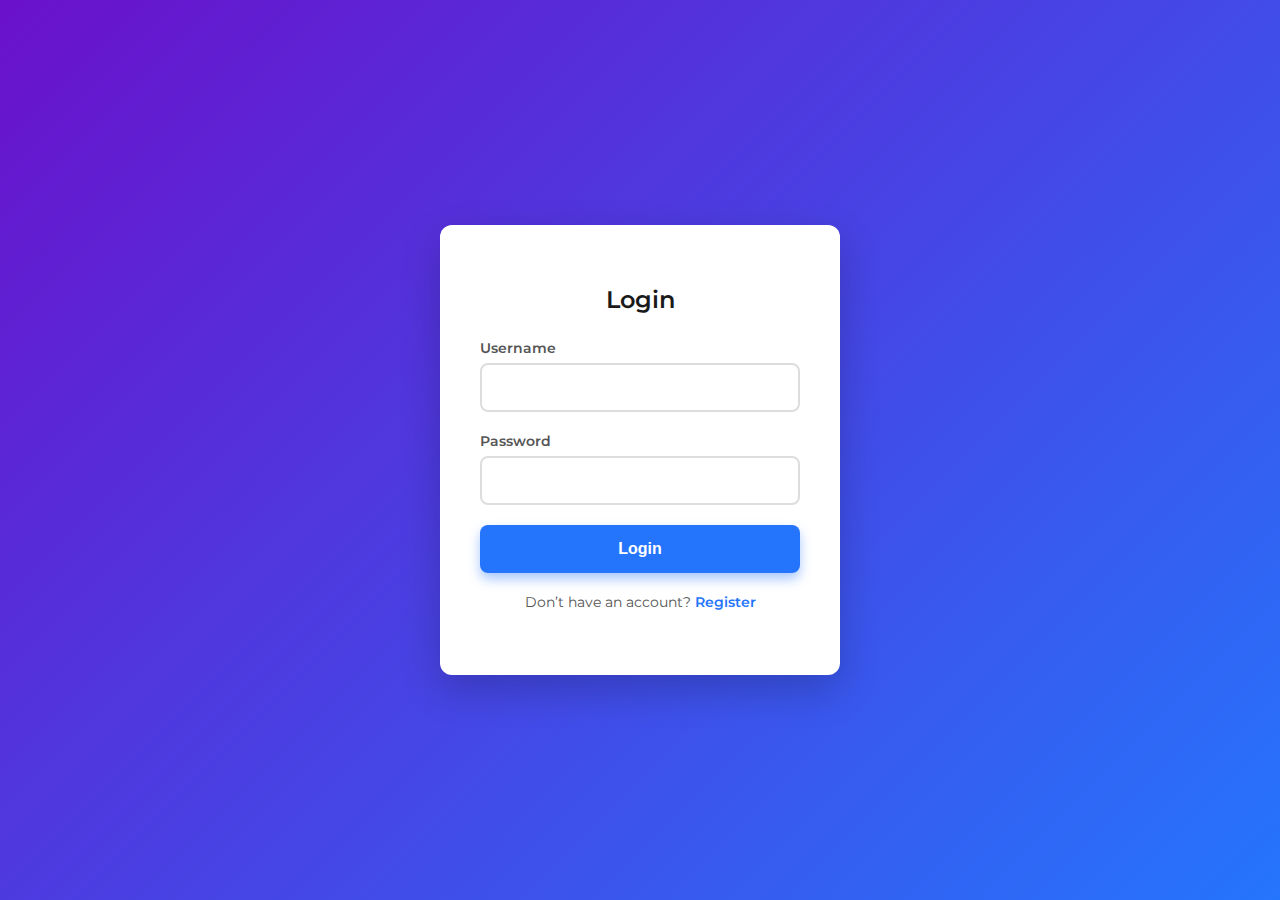
<file: ITE1-Final_Project/Php/ClinicAppointmentSystem/login.html>
<!DOCTYPE html>
<html lang="en">
<head>
<meta charset="UTF-8" />
<meta name="viewport" content="width=device-width, initial-scale=1" />
<title>User Login & Register</title>
<style>
  @import url('https://fonts.googleapis.com/css2?family=Montserrat:wght@400;600&display=swap');

  * { box-sizing: border-box; }

  body {
    margin: 0;
    font-family: 'Montserrat', sans-serif;
    background: linear-gradient(135deg, #6a11cb 0%, #2575fc 100%);
    height: 100vh;
    display: flex;
    justify-content: center;
    align-items: center;
  }

  .container {
    background: #fff;
    width: 400px;
    padding: 40px 40px 50px;
    border-radius: 12px;
    box-shadow: 0 15px 40px rgba(0, 0, 0, 0.2);
    text-align: center;
    animation: fadeInUp 0.7s ease forwards;
  }

  @keyframes fadeInUp {
    from { opacity: 0; transform: translateY(30px); }
    to { opacity: 1; transform: translateY(0); }
  }

  h2 {
    margin-bottom: 25px;
    font-weight: 600;
    color: #1a1a1a;
  }

  .input-group {
    margin-bottom: 20px;
    text-align: left;
  }

  .input-group label {
    display: block;
    margin-bottom: 6px;
    font-weight: 600;
    color: #555;
    font-size: 14px;
  }

  .input-group input {
    width: 100%;
    padding: 14px 16px;
    font-size: 15px;
    border: 2px solid #ddd;
    border-radius: 8px;
    outline: none;
    transition: border-color 0.3s, box-shadow 0.3s;
  }

  .input-group input:focus {
    border-color: #2575fc;
    box-shadow: 0 0 8px rgba(37, 117, 252, 0.5);
  }

  .btn {
    width: 100%;
    background: #2575fc;
    border: none;
    color: white;
    font-weight: 700;
    font-size: 16px;
    padding: 15px 0;
    border-radius: 8px;
    cursor: pointer;
    transition: background-color 0.3s ease, box-shadow 0.3s ease;
    box-shadow: 0 6px 12px rgba(37, 117, 252, 0.4);
  }

  .btn:hover { background: #1b56d9; }

  .toggle-text {
    margin-top: 20px;
    font-size: 14px;
    color: #555;
  }

  .toggle-text a {
    color: #2575fc;
    font-weight: 600;
    cursor: pointer;
    text-decoration: none;
  }

  .toggle-text a:hover { text-decoration: underline; }

  .hidden { display: none; }

  .error {
    background: #ffbaba;
    color: #d8000c;
    padding: 10px;
    margin-bottom: 15px;
    border-radius: 6px;
    font-size: 14px;
  }

  @media (max-width: 420px) {
    .container { width: 90%; padding: 30px 25px 40px; }
  }
</style>
</head>
<body>

<div class="container">
  <form id="loginForm">
    <h2>Login</h2>
    <div id="loginError" class="error hidden"></div>

    <div class="input-group">
      <label for="login-username">Username</label>
      <input type="text" id="login-username" name="username" required />
    </div>
    <div class="input-group">
      <label for="login-password">Password</label>
      <input type="password" id="login-password" name="password" required />
    </div>
    <button type="submit" class="btn">Login</button>
    <p class="toggle-text">Don’t have an account? <a onclick="toggleForm()">Register</a></p>
  </form>


  <form id="registerForm" class="hidden">
    <h2>Create Account</h2>
    <div id="registerError" class="error hidden"></div>

    <div class="input-group">
      <label for="reg-username">Username</label>
      <input type="text" id="reg-username" name="username" required />
    </div>
    <div class="input-group">
      <label for="reg-email">Email</label>
      <input type="email" id="reg-email" name="email" required />
    </div>
    <div class="input-group">
      <label for="reg-password">Password</label>
      <input type="password" id="reg-password" name="password" required />
    </div>
    <button type="submit" class="btn">Register</button>
    <p class="toggle-text">Already have an account? <a onclick="toggleForm()">Login</a></p>
  </form>
</div>

<script>
  function toggleForm() {
    document.getElementById("loginForm").classList.toggle("hidden");
    document.getElementById("registerForm").classList.toggle("hidden");
  }

  document.getElementById("registerForm").addEventListener("submit", function(e) {
    e.preventDefault();

    const username = document.getElementById("reg-username").value.trim();
    const email = document.getElementById("reg-email").value.trim();
    const password = document.getElementById("reg-password").value;

    let users = JSON.parse(localStorage.getItem("users")) || [];

    if (users.find(u => u.username === username)) {
      showError("registerError", "⚠ Username already exists.");
      return;
    }

    users.push({ username, email, password });
    localStorage.setItem("users", JSON.stringify(users));

    alert("✅ Registration successful! You can now log in.");
    toggleForm();
  });

  document.getElementById("loginForm").addEventListener("submit", function(e) {
    e.preventDefault();

    const username = document.getElementById("login-username").value.trim();
    const password = document.getElementById("login-password").value;

    const users = JSON.parse(localStorage.getItem("users")) || [];
    const user = users.find(u => u.username === username && u.password === password);

    if (!user) {
      showError("loginError", "❌ Invalid username or password.");
      return;
    }

    localStorage.setItem("loggedInUser", JSON.stringify(user));

    window.location.href = "userdashboard.html";
  });

  function showError(id, message) {
    const errorDiv = document.getElementById(id);
    errorDiv.textContent = message;
    errorDiv.classList.remove("hidden");
    setTimeout(() => errorDiv.classList.add("hidden"), 3000);
  }
</script>

</body>
</html>
</file>
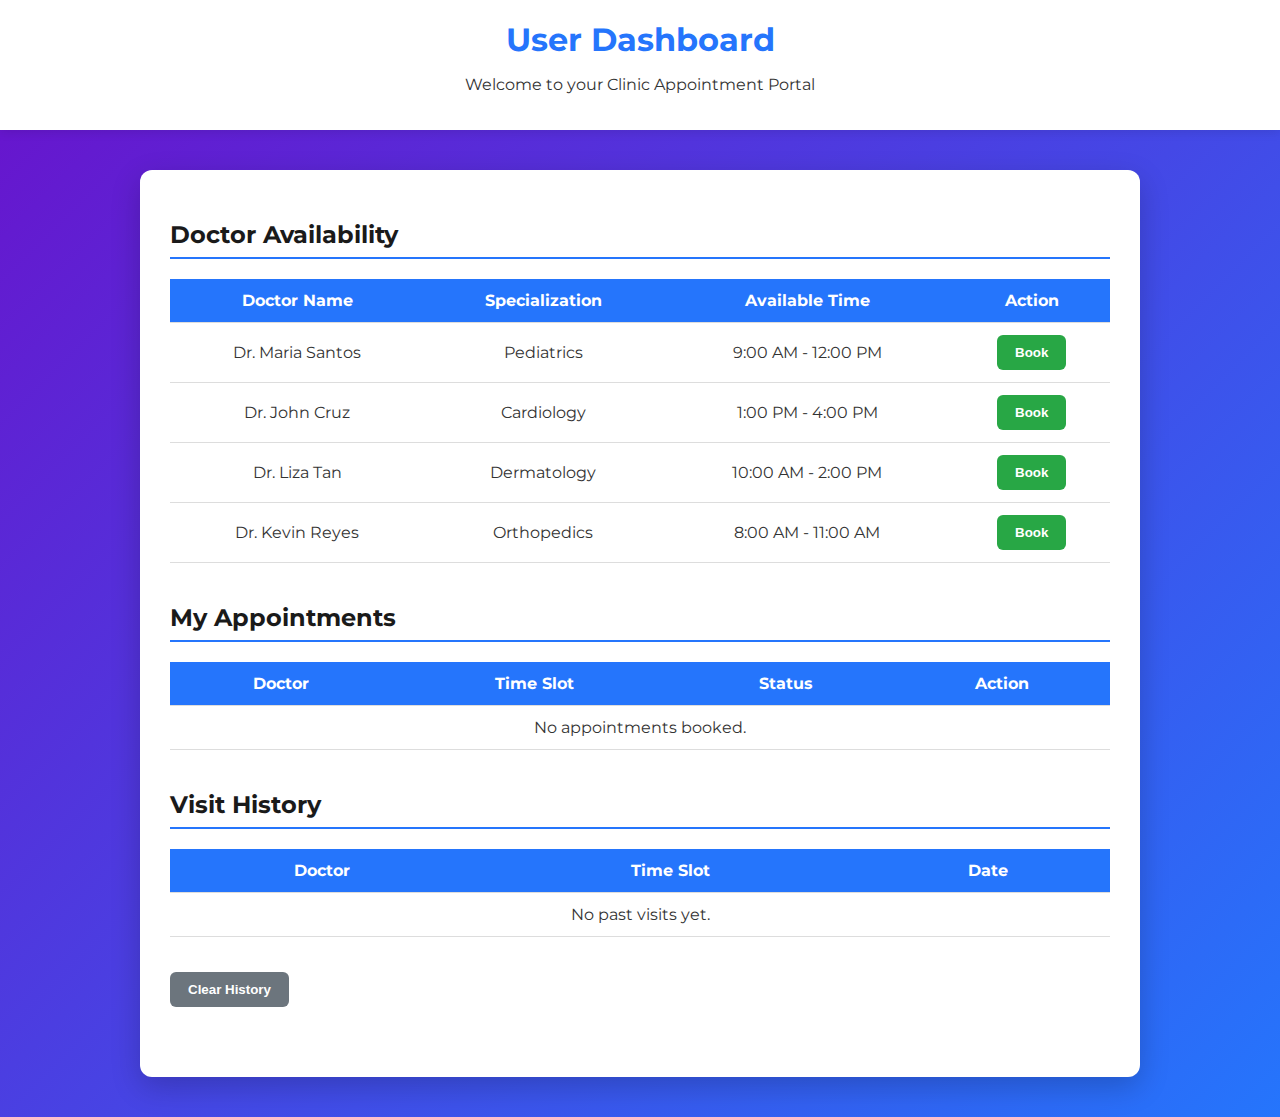
<file: ITE1-Final_Project/Php/ClinicAppointmentSystem/userdashboard.html>
<!DOCTYPE html>
<html lang="en">
<head>
<meta charset="UTF-8">
<meta name="viewport" content="width=device-width, initial-scale=1">
<title>User Dashboard | Clinic Appointment</title>
<style>
  @import url('https://fonts.googleapis.com/css2?family=Montserrat:wght@400;600&display=swap');

  * {
    box-sizing: border-box;
  }

  body {
    margin: 0;
    font-family: 'Montserrat', sans-serif;
    background: linear-gradient(135deg, #6a11cb 0%, #2575fc 100%);
    min-height: 100vh;
    color: #333;
  }

  header {
    background: white;
    padding: 20px;
    box-shadow: 0 2px 10px rgba(0,0,0,0.1);
    text-align: center;
  }

  header h1 {
    margin: 0;
    color: #2575fc;
  }

  main {
    max-width: 1000px;
    margin: 40px auto;
    background: white;
    border-radius: 12px;
    padding: 30px;
    box-shadow: 0 10px 30px rgba(0,0,0,0.2);
  }

  h2 {
    color: #1a1a1a;
    border-bottom: 2px solid #2575fc;
    padding-bottom: 8px;
    margin-bottom: 20px;
  }

  table {
    width: 100%;
    border-collapse: collapse;
    margin-bottom: 25px;
  }

  table th, table td {
    padding: 12px;
    border-bottom: 1px solid #ddd;
    text-align: center;
  }

  table th {
    background: #2575fc;
    color: white;
  }

  .btn {
    padding: 10px 18px;
    border: none;
    border-radius: 6px;
    color: white;
    font-weight: 600;
    cursor: pointer;
    transition: 0.3s;
  }

  .btn-book {
    background: #28a745;
  }

  .btn-book:hover {
    background: #218838;
  }

  .btn-cancel {
    background: #dc3545;
  }

  .btn-cancel:hover {
    background: #b52a37;
  }

  .btn-clear {
    background: #6c757d;
    margin-top: 10px;
  }

  .btn-clear:hover {
    background: #5a6268;
  }

  section {
    margin-bottom: 40px;
  }

  @media (max-width: 768px) {
    main {
      margin: 20px;
      padding: 20px;
    }
    table th, table td {
      font-size: 14px;
    }
  }
</style>
</head>
<body>

<header>
  <h1>User Dashboard</h1>
  <p>Welcome to your Clinic Appointment Portal</p>
</header>

<main>
  
  <section id="availability">
    <h2>Doctor Availability</h2>
    <table id="doctorTable">
      <thead>
        <tr>
          <th>Doctor Name</th>
          <th>Specialization</th>
          <th>Available Time</th>
          <th>Action</th>
        </tr>
      </thead>
      <tbody>
        
      </tbody>
    </table>
  </section>

 
  <section id="appointments">
    <h2>My Appointments</h2>
    <table id="appointmentTable">
      <thead>
        <tr>
          <th>Doctor</th>
          <th>Time Slot</th>
          <th>Status</th>
          <th>Action</th>
        </tr>
      </thead>
      <tbody>
        
      </tbody>
    </table>
  </section>

 
  <section id="history">
    <h2>Visit History</h2>
    <table id="historyTable">
      <thead>
        <tr>
          <th>Doctor</th>
          <th>Time Slot</th>
          <th>Date</th>
        </tr>
      </thead>
      <tbody>
        
      </tbody>
    </table>
    <button class="btn btn-clear" onclick="clearHistory()">Clear History</button>
  </section>
</main>

<script>
  
  const doctors = [
    { name: "Dr. Maria Santos", spec: "Pediatrics", time: "9:00 AM - 12:00 PM" },
    { name: "Dr. John Cruz", spec: "Cardiology", time: "1:00 PM - 4:00 PM" },
    { name: "Dr. Liza Tan", spec: "Dermatology", time: "10:00 AM - 2:00 PM" },
    { name: "Dr. Kevin Reyes", spec: "Orthopedics", time: "8:00 AM - 11:00 AM" },
  ];

  const doctorTable = document.querySelector("#doctorTable tbody");
  const appointmentTable = document.querySelector("#appointmentTable tbody");
  const historyTable = document.querySelector("#historyTable tbody");

  let appointments = JSON.parse(localStorage.getItem("appointments")) || [];
  let history = JSON.parse(localStorage.getItem("visitHistory")) || [];


  function loadDoctors() {
    doctorTable.innerHTML = "";
    doctors.forEach((doc, i) => {
      const row = document.createElement("tr");
      row.innerHTML = `
        <td>${doc.name}</td>
        <td>${doc.spec}</td>
        <td>${doc.time}</td>
        <td><button class="btn btn-book" onclick="bookAppointment(${i})">Book</button></td>
      `;
      doctorTable.appendChild(row);
    });
  }


  function loadAppointments() {
    appointmentTable.innerHTML = "";
    if (appointments.length === 0) {
      appointmentTable.innerHTML = "<tr><td colspan='4'>No appointments booked.</td></tr>";
      return;
    }

    appointments.forEach((app, i) => {
      const row = document.createElement("tr");
      row.innerHTML = `
        <td>${app.name}</td>
        <td>${app.time}</td>
        <td>${app.status}</td>
        <td><button class="btn btn-cancel" onclick="cancelAppointment(${i})">Cancel</button></td>
      `;
      appointmentTable.appendChild(row);
    });
  }


  function loadHistory() {
    historyTable.innerHTML = "";
    if (history.length === 0) {
      historyTable.innerHTML = "<tr><td colspan='3'>No past visits yet.</td></tr>";
      return;
    }
    history.forEach(h => {
      const row = document.createElement("tr");
      row.innerHTML = `
        <td>${h.name}</td>
        <td>${h.time}</td>
        <td>${h.date}</td>
      `;
      historyTable.appendChild(row);
    });
  }

  function bookAppointment(index) {
    const doc = doctors[index];
    appointments.push({
      name: doc.name,
      time: doc.time,
      status: "Booked"
    });
    localStorage.setItem("appointments", JSON.stringify(appointments));
    alert(`Appointment booked with ${doc.name}`);
    loadAppointments();
  }


  function cancelAppointment(index) {
    const app = appointments[index];
    const visit = {
      name: app.name,
      time: app.time,
      date: new Date().toLocaleDateString()
    };
    history.push(visit);
    appointments.splice(index, 1);
    localStorage.setItem("appointments", JSON.stringify(appointments));
    localStorage.setItem("visitHistory", JSON.stringify(history));
    alert(`Appointment with ${app.name} moved to visit history.`);
    loadAppointments();
    loadHistory();
  }


  function clearHistory() {
    if (confirm("Are you sure you want to clear your visit history?")) {
      history = [];
      localStorage.setItem("visitHistory", JSON.stringify(history));
      loadHistory();
    }
  }


  loadDoctors();
  loadAppointments();
  loadHistory();
</script>

</body>
</html>
</file>
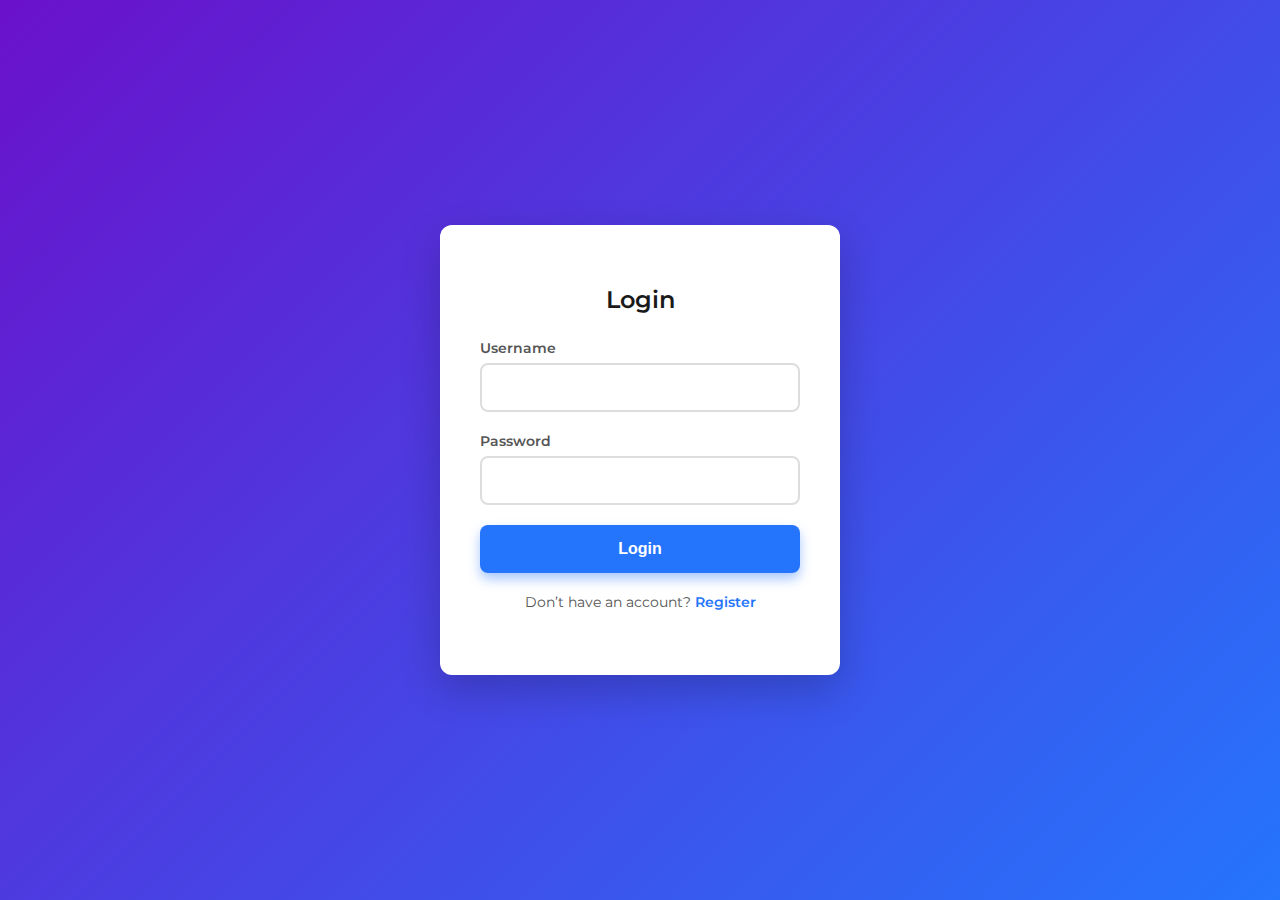
<file: ITE1-Final_Project/Django/ITE1FinalDjango/django_main/templates/django_main/login.html>
<!DOCTYPE html>
<html lang="en">
<head>
<meta charset="UTF-8" />
<meta name="viewport" content="width=device-width, initial-scale=1" />
<title>User Login & Register</title>
<style>
  @import url('https://fonts.googleapis.com/css2?family=Montserrat:wght@400;600&display=swap');

  * { box-sizing: border-box; }

  body {
    margin: 0;
    font-family: 'Montserrat', sans-serif;
    background: linear-gradient(135deg, #6a11cb 0%, #2575fc 100%);
    height: 100vh;
    display: flex;
    justify-content: center;
    align-items: center;
  }

  .container {
    background: #fff;
    width: 400px;
    padding: 40px 40px 50px;
    border-radius: 12px;
    box-shadow: 0 15px 40px rgba(0, 0, 0, 0.2);
    text-align: center;
    animation: fadeInUp 0.7s ease forwards;
  }

  @keyframes fadeInUp {
    from { opacity: 0; transform: translateY(30px); }
    to { opacity: 1; transform: translateY(0); }
  }

  h2 {
    margin-bottom: 25px;
    font-weight: 600;
    color: #1a1a1a;
  }

  .input-group {
    margin-bottom: 20px;
    text-align: left;
  }

  .input-group label {
    display: block;
    margin-bottom: 6px;
    font-weight: 600;
    color: #555;
    font-size: 14px;
  }

  .input-group input {
    width: 100%;
    padding: 14px 16px;
    font-size: 15px;
    border: 2px solid #ddd;
    border-radius: 8px;
    outline: none;
    transition: border-color 0.3s, box-shadow 0.3s;
  }

  .input-group input:focus {
    border-color: #2575fc;
    box-shadow: 0 0 8px rgba(37, 117, 252, 0.5);
  }

  .btn {
    width: 100%;
    background: #2575fc;
    border: none;
    color: white;
    font-weight: 700;
    font-size: 16px;
    padding: 15px 0;
    border-radius: 8px;
    cursor: pointer;
    transition: background-color 0.3s ease, box-shadow 0.3s ease;
    box-shadow: 0 6px 12px rgba(37, 117, 252, 0.4);
  }

  .btn:hover { background: #1b56d9; }

  .toggle-text {
    margin-top: 20px;
    font-size: 14px;
    color: #555;
  }

  .toggle-text a {
    color: #2575fc;
    font-weight: 600;
    cursor: pointer;
    text-decoration: none;
  }

  .toggle-text a:hover { text-decoration: underline; }

  .hidden { display: none; }

  .error {
    background: #ffbaba;
    color: #d8000c;
    padding: 10px;
    margin-bottom: 15px;
    border-radius: 6px;
    font-size: 14px;
  }

  @media (max-width: 420px) {
    .container { width: 90%; padding: 30px 25px 40px; }
  }
</style>
</head>
<body>

<div class="container">
  <form id="loginForm">
    <h2>Login</h2>
    <div id="loginError" class="error hidden"></div>

    <div class="input-group">
      <label for="login-username">Username</label>
      <input type="text" id="login-username" name="username" required />
    </div>
    <div class="input-group">
      <label for="login-password">Password</label>
      <input type="password" id="login-password" name="password" required />
    </div>
    <button type="submit" class="btn">Login</button>
    <p class="toggle-text">Don’t have an account? <a onclick="toggleForm()">Register</a></p>
  </form>


  <form id="registerForm" class="hidden">
    <h2>Create Account</h2>
    <div id="registerError" class="error hidden"></div>

    <div class="input-group">
      <label for="reg-username">Username</label>
      <input type="text" id="reg-username" name="username" required />
    </div>
    <div class="input-group">
      <label for="reg-email">Email</label>
      <input type="email" id="reg-email" name="email" required />
    </div>
    <div class="input-group">
      <label for="reg-password">Password</label>
      <input type="password" id="reg-password" name="password" required />
    </div>
    <button type="submit" class="btn">Register</button>
    <p class="toggle-text">Already have an account? <a onclick="toggleForm()">Login</a></p>
  </form>
</div>

<script>
  function toggleForm() {
    document.getElementById("loginForm").classList.toggle("hidden");
    document.getElementById("registerForm").classList.toggle("hidden");
  }

  document.getElementById("registerForm").addEventListener("submit", function(e) {
    e.preventDefault();

    alert("✅ Registration successful! You can now log in.");
    toggleForm();
  });

  document.getElementById("loginForm").addEventListener("submit", function(e) {
    e.preventDefault();

    window.location.href = "dashboard.html";
  });

  function showError(id, message) {
    const errorDiv = document.getElementById(id);
    errorDiv.textContent = message;
    errorDiv.classList.remove("hidden");
    setTimeout(() => errorDiv.classList.add("hidden"), 3000);
  }
</script>

</body>
</html>
</file>
